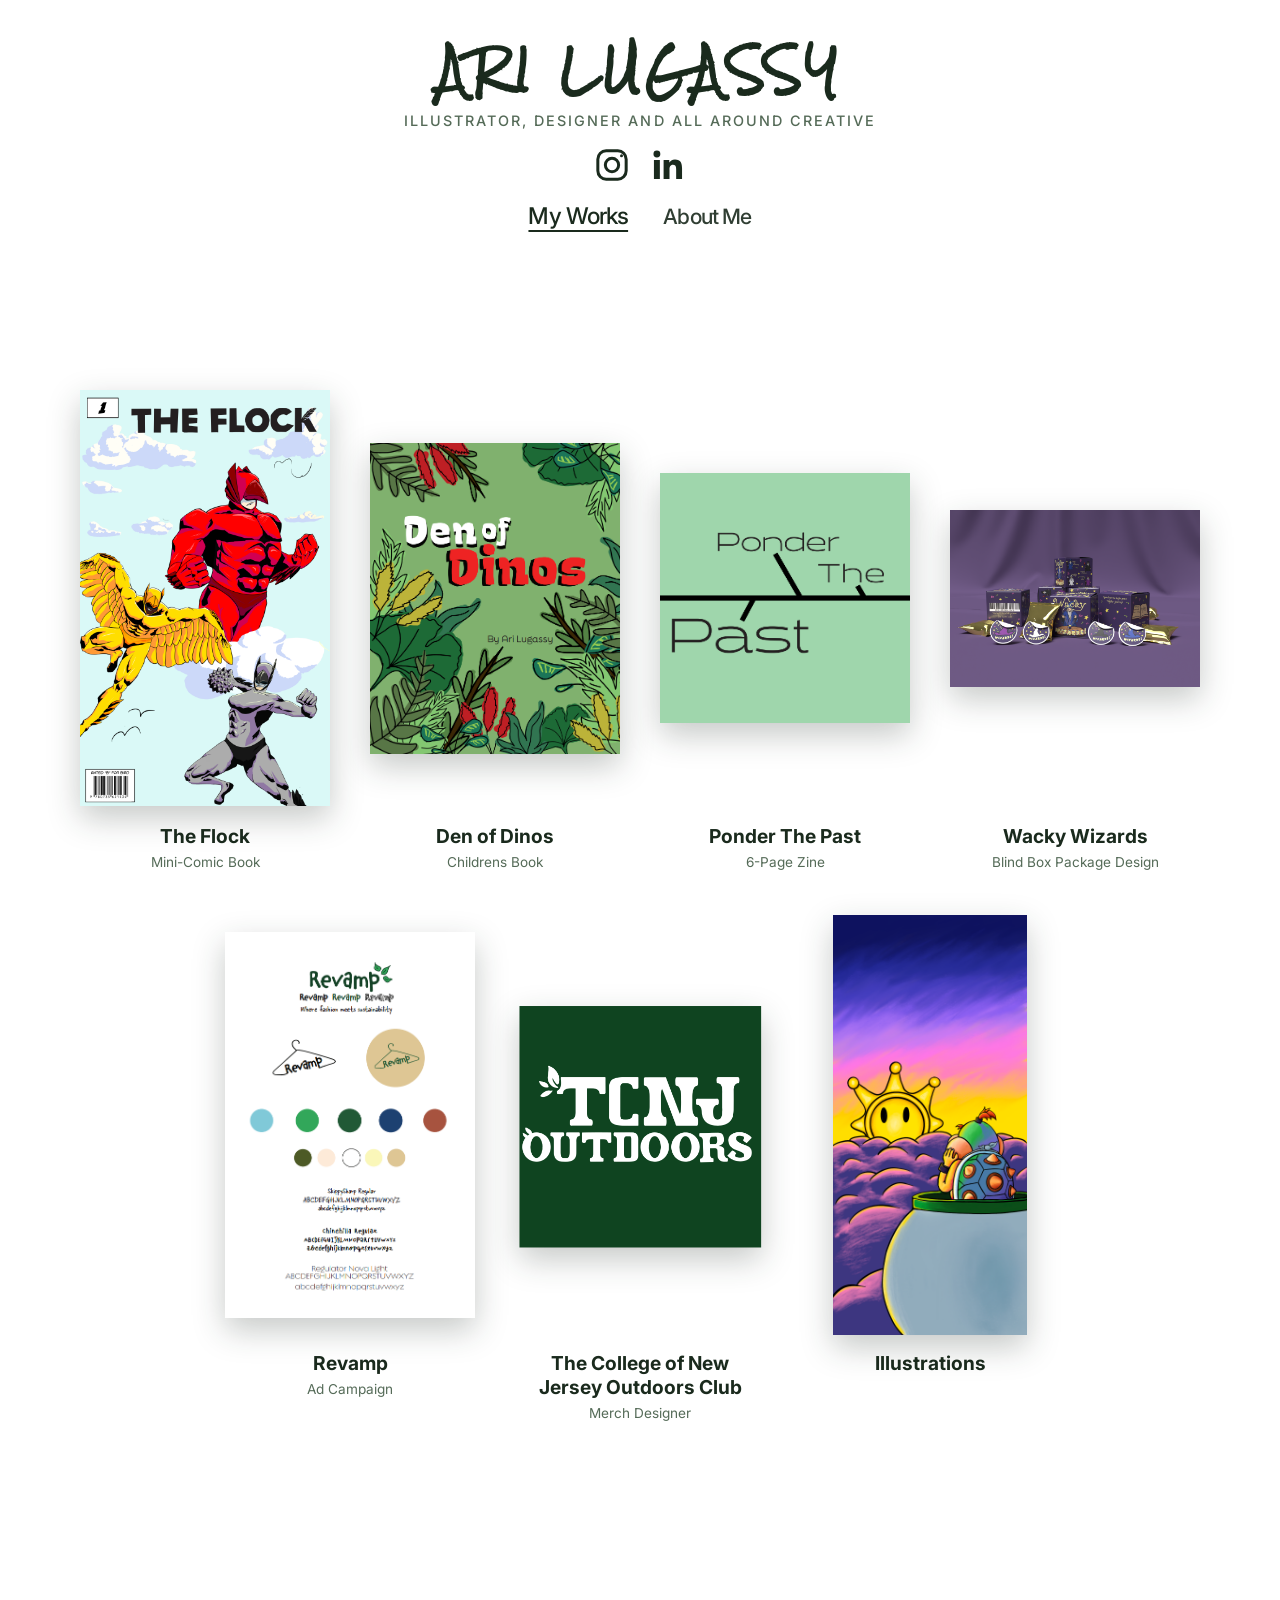
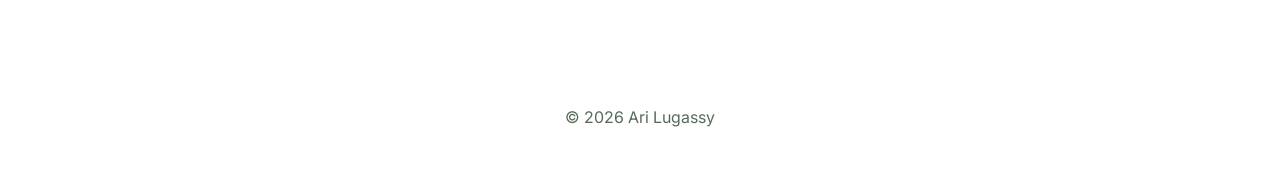
<file: index.html>
<!DOCTYPE html>
<html lang="en">
<head>
  <meta charset="UTF-8" />
  <meta name="viewport" content="width=device-width, initial-scale=1.0" />
  <title>Ari Lugassy | Portfolio</title>
  <link rel="preconnect" href="https://fonts.googleapis.com">
  <link rel="preconnect" href="https://fonts.gstatic.com" crossorigin>
  <link href="https://fonts.googleapis.com/css2?family=Cormorant+Garamond:wght@500;600;700&family=Inter:wght@400;500;600;700&family=Cormorant+Infant:wght@400;500;600;700&family=Rock+Salt&display=swap" rel="stylesheet">
  <link rel="stylesheet" href="styles.css?v=2" />
</head>
<body>
  <main>
    <section class="hero" id="home">
      <div class="container hero-content">
        <h1 class="hero-heading">ARI LUGASSY</h1>
        <p class="hero-subtitle">Illustrator, Designer and All Around Creative</p>
        <div class="social-icons" aria-label="Social media">
          <a href="https://www.instagram.com/re_art5000?stkn=dDQ0amU3bGFodW8w&utm_source=qr" target="_blank" rel="noopener noreferrer" aria-label="Instagram">
            <svg viewBox="0 0 24 24" aria-hidden="true">
              <rect x="3.5" y="3.5" width="17" height="17" rx="5" />
              <circle cx="12" cy="12" r="4" />
              <circle cx="17.7" cy="6.5" r="0.9" class="social-icon-dot" />
            </svg>
          </a>
          <a href="https://www.linkedin.com/in/ari-lugassy-a45363339/" target="_blank" rel="noopener noreferrer" aria-label="LinkedIn">
            <svg viewBox="0 0 24 24" aria-hidden="true">
              <path d="M20.45 20.45h-3.55v-5.57c0-1.33-.03-3.04-1.85-3.04-1.85 0-2.14 1.44-2.14 2.94v5.67H9.36V9h3.41v1.56h.05c.47-.9 1.63-1.85 3.36-1.85 3.59 0 4.25 2.36 4.25 5.44v6.3zM5.34 7.43a2.06 2.06 0 1 1 0-4.12 2.06 2.06 0 0 1 0 4.12zM3.56 9h3.56v11.45H3.56z" />
            </svg>
          </a>
        </div>
        <div class="nav-labels" aria-label="Portfolio sections">
          <a href="#works" class="works-label is-active">My Works</a>
          <a href="about.html" class="about-label">About Me</a>
        </div>
      </div>
    </section>

    <section class="section section-alt" id="works">
      <div class="container">
        <div class="works-grid">
          <article class="work-slot" data-project="0">
            <button class="work-preview work-preview-flock" type="button" aria-label="Open project gallery for The Flock">
              <img src="Works/The Flock/FlockCoverImage.png" alt="The Flock cover preview" />
            </button>
            <div class="work-info">
              <h3>The Flock</h3>
              <p class="work-subtitle">Mini-Comic Book</p>
            </div>
          </article>
          <article class="work-slot" data-project="1">
            <button class="work-preview" type="button" aria-label="Open project gallery for Den of Dinos">
              <img src="Works/Den Of Dinos/DenOfDinosCoverImg.png" alt="Den of Dinos cover artwork" />
            </button>
            <div class="work-info">
              <h3>Den of Dinos</h3>
              <p class="work-subtitle">Childrens Book</p>
            </div>
          </article>
          <article class="work-slot" data-project="2">
            <button class="work-preview" type="button" aria-label="Open project gallery for Ponder The Past">
              <img src="Works/PonderThePast/PonderThePast-CoverImg.png" alt="Ponder The Past cover" />
            </button>
            <div class="work-info">
              <h3>Ponder The Past</h3>
              <p class="work-subtitle">6-Page Zine</p>
            </div>
          </article>
          <article class="work-slot" data-project="3">
            <button class="work-preview" type="button" aria-label="Open project gallery for Wacky Wizards">
              <img src="Works/WackyWizards/Box-ModelHIgh.png" alt="Wacky Wizards cover" />
            </button>
            <div class="work-info">
              <h3>Wacky Wizards</h3>
              <p class="work-subtitle">Blind Box Package Design</p>
            </div>
          </article>
          <article class="work-slot" data-project="4">
            <button class="work-preview" type="button" aria-label="Open project gallery for Revamp">
              <img src="Works/Revamp/RevampCoverimg.png" alt="Revamp cover" />
            </button>
            <div class="work-info">
              <h3>Revamp</h3>
              <p class="work-subtitle">Ad Campaign</p>
            </div>
          </article>
          <article class="work-slot" data-project="5">
            <button class="work-preview" type="button" aria-label="Open project gallery for The College of New Jersey Outdoors Club">
              <img src="Works/OutdoorsClub/tcnjoutdoors_green.png" alt="The College of New Jersey Outdoors Club cover" />
            </button>
            <div class="work-info">
              <h3>The College of New Jersey Outdoors Club</h3>
              <p class="work-subtitle">Merch Designer</p>
            </div>
          </article>
          <article class="work-slot" data-project="6">
            <button class="work-preview" type="button" aria-label="Open project gallery for Illustrations">
              <img src="Works/Illustrations/BowserJunior_Wallpeper.png" alt="Illustrations project cover" />
            </button>
            <div class="work-info">
              <h3>Illustrations</h3>
            </div>
          </article>
        </div>
      </div>
    </section>
  </main>

  <footer class="site-footer">
    <div class="container">
      <p>© 2026 Ari Lugassy</p>
    </div>
  </footer>

  <script src="script.js?v=3"></script>
</body>
</html>
</file>
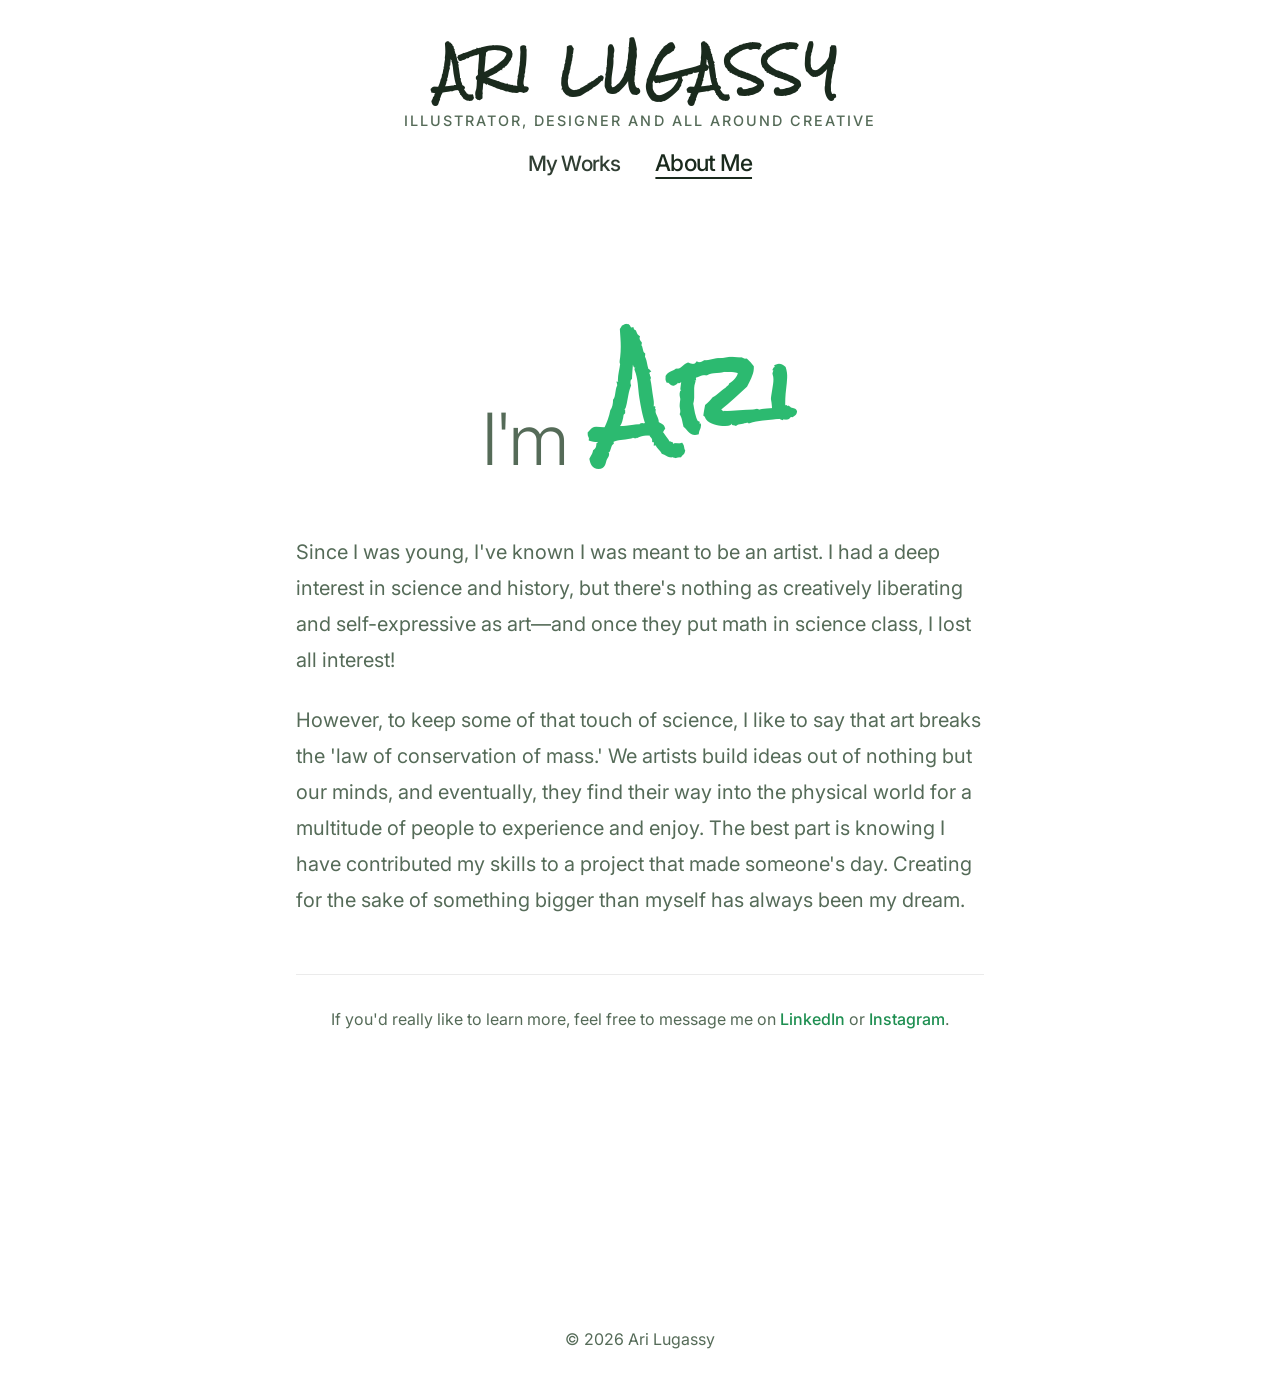
<file: about.html>
<!DOCTYPE html>
<html lang="en">
<head>
  <meta charset="UTF-8" />
  <meta name="viewport" content="width=device-width, initial-scale=1.0" />
  <title>About Me | Ari Lugassy</title>
  <link rel="preconnect" href="https://fonts.googleapis.com">
  <link rel="preconnect" href="https://fonts.gstatic.com" crossorigin>
  <link href="https://fonts.googleapis.com/css2?family=Cormorant+Garamond:wght@500;600;700&family=Inter:wght@400;500;600;700&family=Rock+Salt&display=swap" rel="stylesheet">
  <link rel="stylesheet" href="styles.css?v=2" />
</head>
<body>
  <main>
    <section class="hero" id="home">
      <div class="container hero-content">
        <h1 class="hero-heading">Ari Lugassy</h1>
        <p class="hero-subtitle">Illustrator, Designer and All Around Creative</p>
        <div class="nav-labels" aria-label="Portfolio sections">
          <a href="index.html#works" class="works-label">My Works</a>
          <a href="about.html" class="about-label is-active">About Me</a>
        </div>
      </div>
    </section>

    <section class="section section-alt">
      <div class="container">
        <div class="about-content">
          <h2 class="about-greeting">I'm <span class="large-ari">Ari</span></h2>
          <p class="about-text">
            Since I was young, I've known I was meant to be an artist. I had a deep interest in science and history, but there's nothing as creatively liberating and self-expressive as art—and once they put math in science class, I lost all interest!
          </p>
          <p class="about-text">
            However, to keep some of that touch of science, I like to say that art breaks the 'law of conservation of mass.' We artists build ideas out of nothing but our minds, and eventually, they find their way into the physical world for a multitude of people to experience and enjoy. The best part is knowing I have contributed my skills to a project that made someone's day. Creating for the sake of something bigger than myself has always been my dream.
          </p>
          <p class="about-cta">
            If you'd really like to learn more, feel free to message me on <a href="https://www.linkedin.com/in/ari-lugassy-a45363339/" target="_blank" rel="noopener noreferrer">LinkedIn</a> or <a href="https://www.instagram.com/re_art5000?stkn=dDQ0amU3bGFodW8w&utm_source=qr" target="_blank" rel="noopener noreferrer">Instagram</a>.
          </p>
        </div>
      </div>
    </section>
  </main>

  <footer class="site-footer">
    <div class="container">
      <p>© 2026 Ari Lugassy</p>
    </div>
  </footer>

  <script src="script.js?v=3"></script>
</body>
</html>
</file>
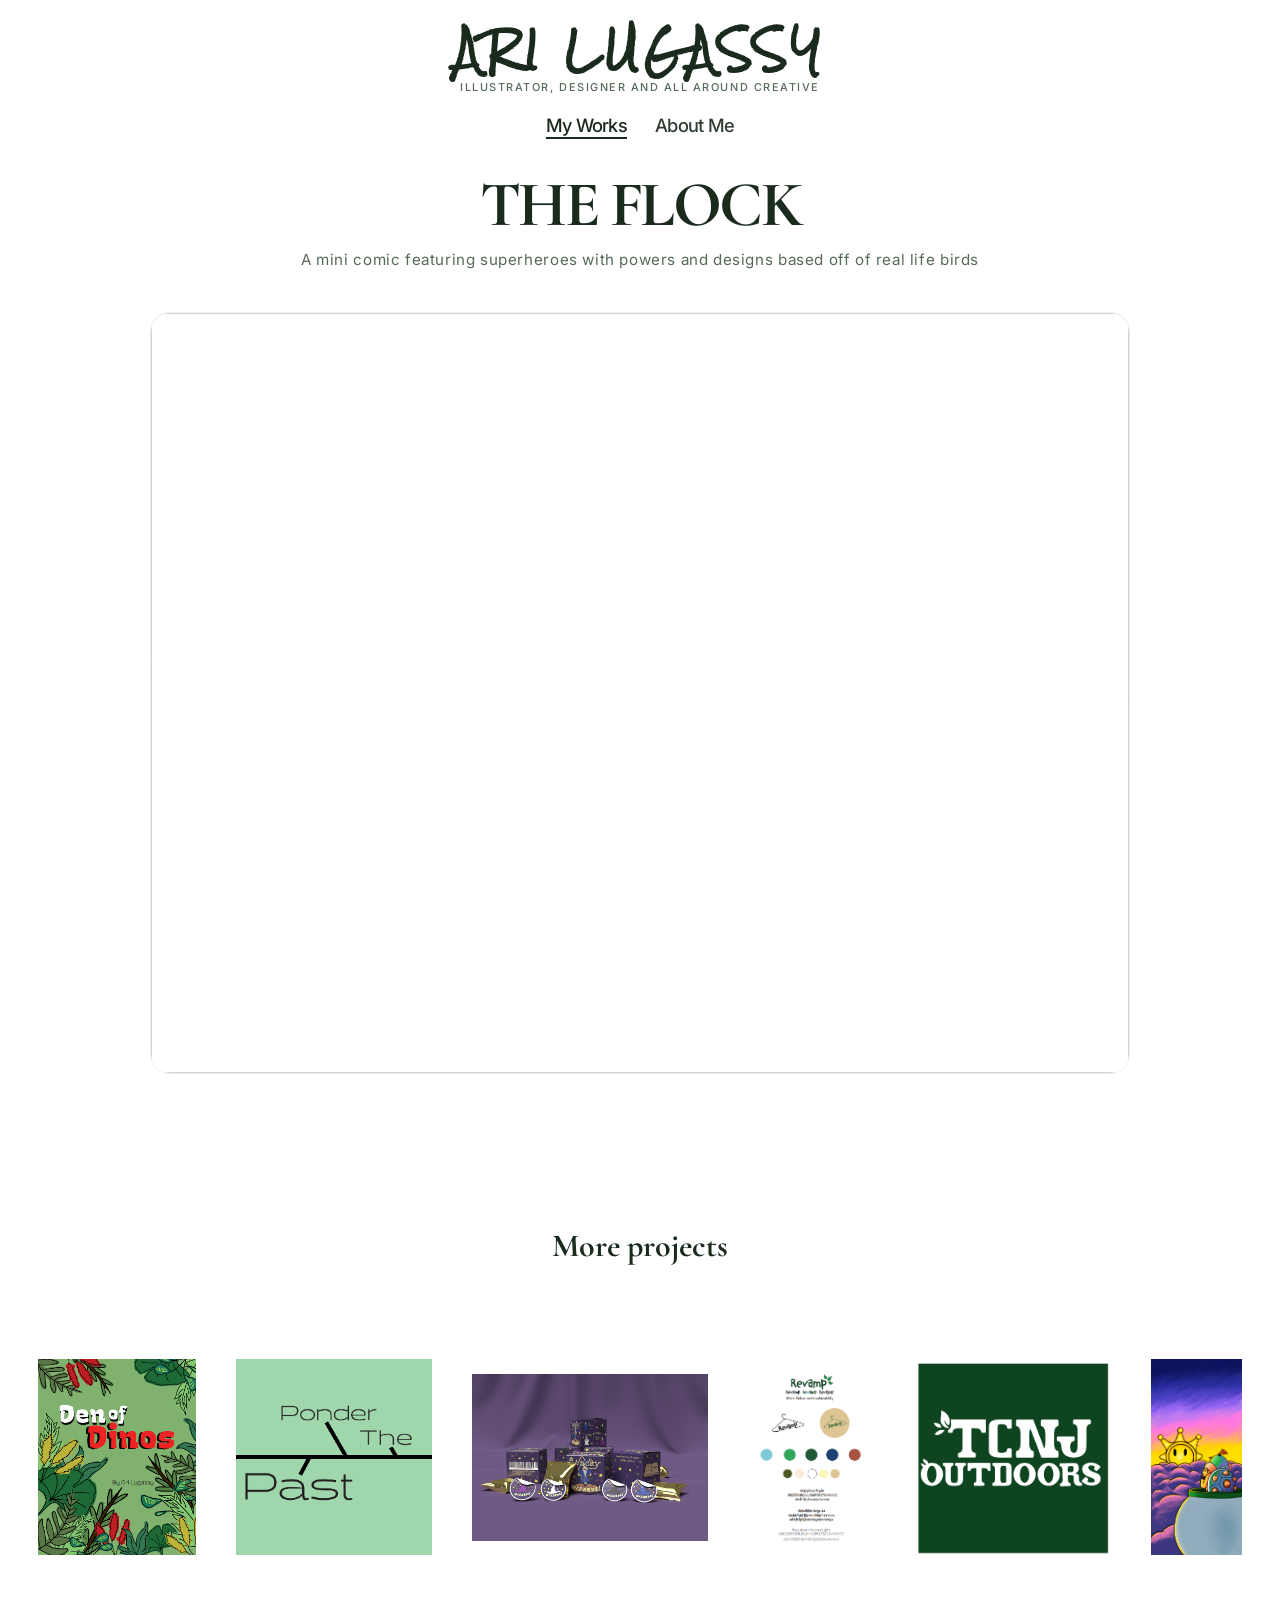
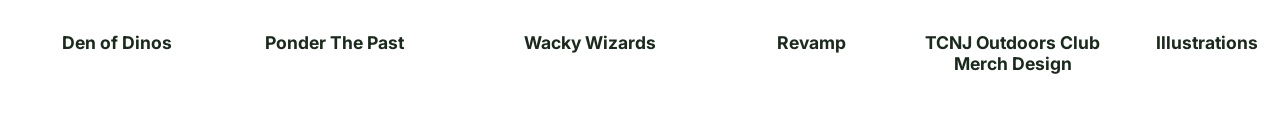
<file: project.html>
<!DOCTYPE html>
<html lang="en">
<head>
  <meta charset="UTF-8" />
  <meta name="viewport" content="width=device-width, initial-scale=1.0" />
  <title>Project | Ari Lugassy</title>
  <link rel="preconnect" href="https://fonts.googleapis.com">
  <link rel="preconnect" href="https://fonts.gstatic.com" crossorigin>
  <link href="https://fonts.googleapis.com/css2?family=Cormorant+Garamond:wght@500;600;700&family=Inter:wght@400;500;600;700&family=Cormorant+Infant:wght@400;500;600;700&family=Rock+Salt&display=swap" rel="stylesheet">
  <link rel="stylesheet" href="styles.css?v=5" />
</head>
<body class="project-page">
  <header class="hero" id="home">
    <div class="container hero-content">
      <h1 class="hero-heading">ARI LUGASSY</h1>
      <p class="hero-subtitle">Illustrator, Designer and All Around Creative</p>
      <div class="nav-labels" aria-label="Portfolio sections">
        <a href="index.html#works" class="works-label is-active">My Works</a>
        <a href="about.html" class="about-label">About Me</a>
      </div>
    </div>
  </header>

  <main class="project-shell">
    <div class="project-window">
      <div class="gallery-panel">
        <header class="project-info">
          <h1 id="projectTitle">Project Title</h1>
          <p id="projectDescription">Project description</p>
          <p class="project-subtext" id="projectSubtext" hidden></p>
          <p class="project-team-credit" id="projectTeamCredit" hidden></p>
        </header>

        <div class="project-image-list" id="projectImageList" aria-live="polite"></div>
      </div>

      <section class="project-recommendations" id="projectRecommendations" aria-labelledby="recommendationTitle" hidden>
        <h2 id="recommendationTitle">More projects</h2>
        <div class="recommendation-grid" id="recommendationGrid"></div>
      </section>
    </div>
  </main>

  <dialog class="project-lightbox" id="projectLightbox" aria-label="Expanded project image">
    <button class="project-lightbox-close" id="projectLightboxClose" type="button" aria-label="Close enlarged image">&times;</button>
    <img id="projectLightboxImage" alt="" />
  </dialog>

  <script src="script.js?v=4"></script>
</body>
</html>
</file>
<file: styles.css>
:root {
  color-scheme: light;
  --bg: #ffffff;
  --surface: #f7faf8;
  --surface-alt: #edf3ee;
  --text: #1a2a1d;
  --muted: #556b58;
  --accent: #2cba70;
  --accent-2: #1e8f51;
  --border: rgba(0, 0, 0, 0.08);
}

* {
  box-sizing: border-box;
}

html,
body {
  margin: 0;
  min-height: 100%;
  font-family: Inter, system-ui, -apple-system, BlinkMacSystemFont, "Segoe UI", sans-serif;
  background: #ffffff;
  color: var(--text);
}

img,
svg {
  max-width: 100%;
}

button,
a {
  font: inherit;
}

a {
  color: var(--accent);
  text-decoration: none;
}

.container {
  width: min(1120px, calc(100% - 2rem));
  margin: 0 auto;
}

.hero {
  padding: 3.2rem 0 4.5rem;
}

.hero-content {
  max-width: 1000px;
  margin: 0 auto;
  text-align: center;
}

.nav-labels {
  display: flex;
  justify-content: center;
  align-items: center;
  gap: 2.2rem;
  margin-top: 1.25rem;
}

.hero-subtitle {
  margin: 1.15rem auto 0;
  font-size: 0.9rem;
  line-height: 1.5;
  letter-spacing: 0.14em;
  text-transform: uppercase;
  color: var(--muted);
  font-weight: 500;
}

.social-icons {
  display: flex;
  justify-content: center;
  align-items: center;
  gap: 1rem;
  margin-top: 0.85rem;
  color: var(--text);
}

.social-icons span,
.social-icons a {
  display: inline-flex;
  color: inherit;
  text-decoration: none;
  transition: transform 0.25s ease, opacity 0.25s ease, color 0.25s ease, filter 0.25s ease;
}

.social-icons a:hover {
  opacity: 1;
  color: var(--accent-2);
  filter: drop-shadow(0 0 14px rgba(44, 186, 112, 0.55));
  transform: scale(1.04);
}

.social-icons svg {
  display: block;
  width: 2.5rem;
  height: 2.5rem;
}

.social-icons span:first-child svg,
.social-icons a:first-child svg {
  fill: none;
  stroke: currentColor;
  stroke-width: 1.8;
}

.social-icons .social-icon-dot {
  fill: currentColor;
  stroke: none;
}

.social-icons span:last-child svg,
.social-icons a:last-child svg {
  fill: currentColor;
}

h1 {
  font-size: clamp(2.6rem, 3.5vw, 4.5rem);
  line-height: 0.98;
  font-family: "Cormorant Infant", Georgia, serif;
  letter-spacing: 0.01em;
  text-transform: uppercase;
}

.nav-labels a {
  font-size: clamp(1rem, 1.65vw, 1.55rem);
  line-height: 1;
  letter-spacing: -0.04em;
  font-weight: 500;
  color: var(--text);
  text-decoration: none;
  transition: transform 0.25s ease, text-decoration-color 0.25s ease, font-size 0.25s ease, opacity 0.25s ease, color 0.25s ease, text-shadow 0.25s ease;
  opacity: 0.9;
}

.nav-labels a.is-active {
  text-decoration: underline;
  text-decoration-thickness: 1.5px;
  text-underline-offset: 0.28em;
  font-size: clamp(1.05rem, 1.8vw, 1.65rem);
  opacity: 1;
}

.nav-labels a:hover {
  opacity: 1;
  color: var(--accent-2);
  text-shadow: 0 0 14px rgba(44, 186, 112, 0.55);
  transform: scale(1.04);
}

.nav-labels a.about-label:hover {
  font-size: clamp(1.05rem, 1.8vw, 1.65rem);
}

.about-placeholder {
  min-height: 0;
}

.eyebrow {
  text-transform: uppercase;
  letter-spacing: 0.24em;
  color: var(--accent);
  font-size: 0.78rem;
  margin-bottom: 1rem;
}

h1,
h2,
h3 {
  margin: 0;
}

h1 {
  font-size: clamp(2.6rem, 3.5vw, 4.5rem);
  line-height: 0.98;
}

h1 span {
  color: var(--accent);
}

p {
  color: var(--muted);
  line-height: 1.75;
}

.button {
  display: inline-flex;
  align-items: center;
  justify-content: center;
  padding: 0.95rem 1.55rem;
  border-radius: 999px;
  background: linear-gradient(135deg, var(--accent), var(--accent-2));
  color: #ffffff;
  font-weight: 700;
  border: none;
  box-shadow: 0 18px 40px rgba(44, 186, 112, 0.18);
  margin-top: 1.75rem;
}


.button-secondary {
  background: rgba(255, 255, 255, 0.06);
  color: var(--text);
  border: 1px solid rgba(255, 255, 255, 0.08);
}

.section {
  padding: 5.5rem 0 4.5rem;
}

.section-alt {
  background: #ffffff;
}

.section-header {
  max-width: 720px;
  margin-bottom: 1.4rem;
}

.cards,
.project-list {
  display: grid;
  gap: 1.5rem;
}

.card,
.project-card {
  padding: 1.75rem;
  border: 1px solid var(--border);
  border-radius: 24px;
  background: rgba(255, 255, 255, 0.03);
}

.card h3,
.project-card h3 {
  margin-bottom: 0.95rem;
}

.works-grid {
  display: grid;
  grid-template-columns: repeat(4, minmax(0, 1fr));
  gap: 2.5rem;
}

@media (min-width: 1151px) {
  .works-grid {
    display: flex;
    flex-wrap: wrap;
    justify-content: center;
  }

  .works-grid > .work-slot {
    flex: 0 1 calc((100% - 7.5rem) / 4);
  }
}

@media (max-width: 1150px) {
  .works-grid {
    grid-template-columns: repeat(2, minmax(0, 1fr));
  }
}

@media (max-width: 720px) {
  .works-grid {
    grid-template-columns: minmax(0, 1fr);
    width: min(100%, 560px);
    margin-inline: auto;
    justify-items: center;
  }
}

.work-slot,
.work-slot * {
  box-shadow: none !important;
  text-shadow: none !important;
  filter: none !important;
}

.work-slot {
  min-width: 0;
  background: transparent !important;
  border: none !important;
  border-radius: 0 !important;
  overflow: visible;
  transition: transform 0.25s ease;
  box-shadow: none !important;
  transform: none !important;
}

.work-slot:hover {
  transform: scale(1.02) !important;
  border-color: var(--border) !important;
}

.work-preview {
  aspect-ratio: 16 / 10;
  background: transparent;
  display: flex;
  align-items: center;
  justify-content: center;
  border: none;
  border-bottom: none;
  outline: none;
  appearance: none;
  -webkit-appearance: none;
  position: relative;
  padding: 0;
  transition: transform 0.25s ease, box-shadow 0.25s ease;
  transform-origin: center;
}

.work-slot:hover .work-preview {
  transform: scale(1.02);
}

.slot-placeholder {
  font-size: 0.9rem;
  font-weight: 500;
  color: var(--muted);
}

.work-slot-placeholder {
  cursor: default;
}

.work-slot-placeholder:hover {
  transform: none !important;
}

.placeholder-preview,
.work-slot-placeholder:hover .work-preview {
  transform: none !important;
}

.placeholder-preview {
  border: 1px dashed rgba(26, 42, 29, 0.2);
  background: var(--surface);
  color: var(--muted);
  font-size: 0.9rem;
}

.work-info {
  padding: 1rem 0.5rem 0;
  text-align: center;
}

.work-info h3 {
  margin: 0;
  font-size: 1.2rem;
}

.work-info p {
  display: none;
  margin: 0;
  font-size: 0.95rem;
  color: var(--muted);
}

.work-info .work-subtitle {
  display: block;
  margin-top: 0.2rem;
  font-size: 0.85rem;
}

.hero-heading {
  font-family: 'Rock Salt', cursive;
  font-weight: 600;
  letter-spacing: 0.12em;
  font-size: clamp(1.75rem, 4vw, 2.75rem);
  margin: 0;
  line-height: 0.92;
  color: var(--text);
  white-space: nowrap;
}

.contact-section {
  display: flex;
  align-items: flex-start;
  justify-content: space-between;
  gap: 2rem;
}

.site-footer {
  margin-top: 10rem;
  padding: 1.75rem 0;
  border-top: 1px solid rgba(255, 255, 255, 0.04);
  text-align: center;
}

.project-page {
  min-height: 100vh;
  background: #ffffff;
}

.project-page .hero {
  padding: 2rem 0 2.5rem;
}

.project-page .hero-heading {
  font-size: 2.5rem;
}

.project-page .hero-subtitle {
  margin-top: 0.65rem;
  font-size: 0.68rem;
}

.project-page .nav-labels {
  gap: 1.75rem;
  margin-top: 1.25rem;
}

.project-page .nav-labels a,
.project-page .nav-labels a.is-active,
.project-page .nav-labels a.about-label:hover {
  font-size: 1.15rem;
}

.project-shell {
  min-height: 100vh;
  display: flex;
  align-items: flex-start;
  justify-content: center;
  padding: 0 1rem 2rem;
  background: #ffffff;
}

.project-window {
  width: min(100%, 1500px);
  margin: 0 auto;
  background: #ffffff;
}

.project-caption {
  color: var(--accent);
  font-size: 0.72rem;
  font-weight: 700;
  letter-spacing: 0.18em;
  text-transform: uppercase;
}

.project-info {
  width: 100%;
  margin-top: 0;
  margin-bottom: 1.5rem;
  text-align: center;
}

.project-kicker {
  margin: 0 0 0.7rem;
  color: var(--accent);
  font-size: 0.72rem;
  font-weight: 700;
  letter-spacing: 0.18em;
  text-transform: uppercase;
}

.project-info h1 {
  margin: 0 auto 0.7rem auto;
  font-size: clamp(2.35rem, 5vw, 4.1rem);
  line-height: 0.96;
  letter-spacing: -0.04em;
  text-align: center;
}

.project-info p {
  margin: 0 auto;
  color: var(--muted);
  font-size: 0.95rem;
  line-height: 1.7;
  letter-spacing: 0.04em;
  text-transform: none;
  text-align: center;
}

.project-info .project-team-credit {
  margin-top: 0.4rem;
  font-size: 0.9rem;
}

.project-subtext {
  margin: 0.75rem auto 1.4rem auto;
  color: var(--muted);
  font-size: 1rem;
  line-height: 1.7;
  letter-spacing: 0.02em;
  text-align: center;
  max-width: 760px;
}

.gallery-panel,
.gallery-panel * {
  box-shadow: none !important;
  text-shadow: none !important;
  filter: none !important;
}

.gallery-panel {
  position: relative;
  z-index: 1;
  width: min(100%, 1500px);
  margin: 0 auto;
  display: flex !important;
  flex-direction: column !important;
  align-items: flex-start;
  gap: 1rem;
  background: transparent !important;
  background-color: transparent !important;
  background-image: none !important;
  border-radius: 0;
  padding: 0 0 1.5rem;
  box-shadow: none !important;
  border: none;
  transform: none !important;
}

.project-image-list {
  display: grid;
  gap: 1.1rem;
  width: 100%;
}

.project-image-list-two-column {
  grid-template-columns: repeat(2, minmax(0, 1fr));
}

@media (max-width: 720px) {
  .project-image-list-two-column {
    grid-template-columns: 1fr;
  }
}

.project-image-card {
  margin: 0;
  overflow: hidden;
  border-radius: 20px;
  border: none;
  background: #f8faf8;
  box-shadow: 0 18px 40px rgba(17, 28, 20, 0.04);
}

.project-embed-card {
  background: linear-gradient(180deg, rgba(246, 249, 247, 0.9), rgba(255, 255, 255, 1));
  border: 1px solid rgba(0, 0, 0, 0.06);
}

.project-image-card iframe {
  display: block;
  width: 100%;
  height: 760px;
  border: 0;
  background: #ffffff;
}

.project-embed-large iframe {
  height: 760px;
}

.project-image-card img {
  display: block;
  width: 100%;
  max-height: 72vh;
  object-fit: contain;
  background: #ffffff;
  cursor: zoom-in;
}

.project-image-card img:focus-visible {
  outline: 3px solid var(--accent-2);
  outline-offset: 3px;
}

.project-lightbox {
  position: fixed;
  width: min(92vw, 1300px);
  max-width: none;
  max-height: 92vh;
  padding: 3.5rem 1rem 1rem;
  overflow: visible;
  border: 0;
  background: transparent;
}

.project-lightbox::backdrop {
  background: rgba(12, 17, 14, 0.82);
}

.project-lightbox img {
  display: block;
  width: auto;
  height: auto;
  max-width: 100%;
  max-height: calc(92vh - 4.5rem);
  margin: auto;
  object-fit: contain;
  box-shadow: 0 20px 60px rgba(0, 0, 0, 0.35);
}

.project-lightbox-close {
  position: absolute;
  top: 0.5rem;
  right: 0.5rem;
  display: inline-flex;
  align-items: center;
  justify-content: center;
  width: 44px;
  height: 44px;
  padding: 0;
  border: 1px solid rgba(255, 255, 255, 0.55);
  border-radius: 4px;
  color: #ffffff;
  background: rgba(0, 0, 0, 0.25);
  font-size: 1.6rem;
  cursor: pointer;
}

.project-lightbox-close:focus-visible {
  outline: 2px solid #ffffff;
  outline-offset: 3px;
}

.project-image-card-compact {
  width: min(100%, 560px);
  margin-inline: auto;
  border: 1px solid rgba(26, 42, 29, 0.18);
  box-shadow: 0 10px 28px rgba(0, 0, 0, 0.3) !important;
}

.project-image-card-compact img {
  max-height: 50vh;
}

.project-image-section {
  grid-column: 1 / -1;
  width: 100%;
  margin-top: 4rem;
}

.project-image-section h2 {
  margin: 0 0 1.75rem;
  text-align: center;
  font-family: "Cormorant Garamond", Georgia, serif;
  font-size: 2rem;
}

.project-poster-grid {
  display: grid;
  grid-template-columns: repeat(3, minmax(0, 1fr));
  align-items: start;
  gap: clamp(0.35rem, 1.5vw, 1.5rem);
}

.poster-carousel-controls {
  display: none;
}

.project-poster-card {
  overflow: visible;
  border: 0;
  border-radius: 0;
  background: transparent;
}

.project-poster-card img {
  width: 100%;
  height: auto;
  max-height: none;
  object-fit: contain;
}

.project-image-section-always-carousel .poster-carousel {
  position: relative;
  width: min(100%, 560px, 72vh);
  aspect-ratio: 1;
  margin-inline: auto;
  overflow: hidden;
  touch-action: pan-y;
  box-shadow: 0 12px 26px rgba(17, 28, 20, 0.24) !important;
}

.project-image-section-always-carousel {
  display: grid;
  grid-template-columns: repeat(3, minmax(0, 1fr));
  align-items: start;
  column-gap: clamp(1rem, 4vw, 3rem);
}

.project-image-section-always-carousel > h2 {
  grid-column: 1 / -1;
}

.instagram-carousel-column {
  min-width: 0;
}

.project-image-section-always-carousel .project-poster-grid {
  display: block;
  width: 100%;
  height: 100%;
}

.project-image-section-always-carousel .project-poster-card,
.project-image-section-always-carousel .poster-carousel-slide {
  width: 100%;
  height: 100%;
}

.project-image-section-always-carousel .poster-carousel-slide {
  display: none;
}

.project-image-section-always-carousel .poster-carousel-slide.is-active,
.project-image-section-always-carousel .poster-carousel-slide.is-leaving,
.project-image-section-always-carousel .poster-carousel-slide.is-entering {
  display: block;
}

.project-image-section-always-carousel .project-poster-card img {
  width: 100%;
  height: 100%;
  max-height: none;
  object-fit: contain;
}

.project-image-section-always-carousel .poster-carousel-controls {
  display: flex;
  align-items: center;
  justify-content: center;
  gap: 1.5rem;
  width: min(100%, 560px, 72vh);
  margin: 1rem auto 0;
}

.project-image-section-always-carousel .poster-carousel-arrow {
  display: inline-flex;
  align-items: center;
  justify-content: center;
  width: 44px;
  height: 44px;
  padding: 0;
  color: var(--text);
  background: #ffffff;
  border: 1px solid var(--border);
  border-radius: 4px;
  font-size: 1.25rem;
  cursor: pointer;
}

.project-image-section-always-carousel .poster-carousel-arrow:focus-visible {
  outline: 2px solid var(--accent-2);
  outline-offset: 3px;
}

.poster-carousel-arrow {
  transition: transform 0.25s ease, color 0.25s ease, background-color 0.25s ease, border-color 0.25s ease, box-shadow 0.25s ease, text-shadow 0.25s ease;
}

.poster-carousel-arrow:hover {
  color: var(--accent-2);
  background: rgba(44, 186, 112, 0.12);
  border-color: var(--accent-2);
  text-shadow: 0 0 14px rgba(44, 186, 112, 0.55);
  transform: translateY(-2px) scale(1.06);
  box-shadow: 0 5px 14px rgba(44, 186, 112, 0.2);
}

.gallery-panel .poster-carousel-arrow:hover {
  text-shadow: 0 0 14px rgba(44, 186, 112, 0.55) !important;
  box-shadow: 0 5px 14px rgba(44, 186, 112, 0.2) !important;
}

.poster-carousel-arrow:active {
  transform: scale(0.96);
}

.project-image-section-always-carousel .poster-carousel-status {
  min-width: 3.5rem;
  color: var(--muted);
  font-size: 0.9rem;
  text-align: center;
}

.project-image-section-always-carousel .poster-carousel-slide.is-leaving {
  position: relative;
}

.project-image-section-always-carousel .poster-carousel-slide.is-entering {
  z-index: 1;
}

.project-image-section-always-carousel .poster-carousel-slide.move-next.is-entering {
  animation: instagram-slide-enter-from-right 0.32s cubic-bezier(0.22, 0.68, 0, 1) both;
}

.project-image-section-always-carousel .poster-carousel-slide.move-next.is-leaving {
  animation: instagram-slide-exit-to-left 0.32s cubic-bezier(0.22, 0.68, 0, 1) both;
}

.project-image-section-always-carousel .poster-carousel-slide.move-previous.is-entering {
  animation: instagram-slide-enter-from-left 0.32s cubic-bezier(0.22, 0.68, 0, 1) both;
}

.project-image-section-always-carousel .poster-carousel-slide.move-previous.is-leaving {
  animation: instagram-slide-exit-to-right 0.32s cubic-bezier(0.22, 0.68, 0, 1) both;
}

@keyframes instagram-slide-enter-from-right {
  from { transform: translateX(100%); }
  to { transform: translateX(0); }
}

@keyframes instagram-slide-exit-to-left {
  from { transform: translateX(0); }
  to { transform: translateX(-100%); }
}

@keyframes instagram-slide-enter-from-left {
  from { transform: translateX(-100%); }
  to { transform: translateX(0); }
}

@keyframes instagram-slide-exit-to-right {
  from { transform: translateX(0); }
  to { transform: translateX(100%); }
}

@media (min-width: 721px) {
  .project-poster-card img {
    box-shadow: 0 4px 14px rgba(26, 42, 29, 0.16) !important;
  }

  .project-image-section-hats .project-poster-grid {
    gap: clamp(2rem, 5vw, 3.75rem);
  }

  .project-image-section-hats .project-poster-card img {
    width: 110%;
    max-width: none;
    margin-inline: -5%;
  }
}

.project-recommendations {
  width: 100%;
  margin: 8rem auto 2rem;
  padding: 0 1.4rem;
}

.project-recommendations h2 {
  margin: 0 0 2rem;
  text-align: center;
  font-family: "Cormorant Garamond", Georgia, serif;
  font-size: 2rem;
}

.recommendation-grid {
  display: flex;
  align-items: flex-start;
  justify-content: space-between;
  gap: 2.5rem;
}

.recommendation-card {
  min-width: 0;
  flex: 0 1 auto;
}

.recommendation-link {
  display: block;
  width: fit-content;
  max-width: 100%;
  margin: 0 auto;
  color: var(--text);
  text-decoration: none;
}

.recommendation-link:focus-visible {
  outline: 2px solid var(--accent-2);
  outline-offset: 4px;
}

.recommendation-preview {
  display: flex;
  align-items: center;
  justify-content: center;
  width: fit-content;
  max-width: min(30vw, 453px);
  height: 320px;
  margin: 0 auto;
}

.recommendation-preview img {
  display: block;
  width: auto;
  height: 100%;
  max-width: 100%;
  object-fit: contain;
  transition: transform 0.2s ease;
}

.recommendation-preview-placeholder {
  width: min(100%, 280px);
  padding: 1.5rem;
  border: 1px dashed rgba(26, 42, 29, 0.2);
  background: var(--surface);
  color: var(--muted);
  text-align: center;
}

.recommendation-link:hover .recommendation-preview img {
  transform: scale(1.02);
}

.recommendation-link h3 {
  padding: 0.9rem 0.3rem 0;
  text-align: center;
  font-size: 1.1rem;
}

.recommendation-link:hover h3 {
  color: var(--accent-2);
}

@media (max-width: 1150px) {
  .recommendation-grid {
    display: grid;
    grid-template-columns: repeat(2, minmax(0, 1fr));
  }

  .recommendation-link,
  .recommendation-preview {
    width: 100%;
    max-width: none;
  }

  .recommendation-preview img {
    width: 100%;
  }
}

@media (min-width: 721px) and (max-width: 1150px) {
  .recommendation-card:last-child:nth-child(odd) {
    grid-column: 1 / -1;
    width: calc((100% - 2.5rem) / 2);
    justify-self: center;
  }
}

@media (max-width: 720px) {
  .project-image-section-always-carousel {
    grid-template-columns: minmax(0, 1fr);
  }

  .project-image-section-always-carousel .instagram-carousel-column + .instagram-carousel-column {
    margin-top: 2rem;
  }

  .gallery-panel {
    padding: 1.1rem 0.9rem 1rem;
  }

  .project-recommendations {
    margin-top: 5rem;
    padding: 0 0.9rem;
  }

  .recommendation-grid {
    grid-template-columns: minmax(0, 1fr);
    width: min(100%, 560px);
    margin-inline: auto;
  }

  .recommendation-preview {
    height: min(320px, calc(100vw - 2rem));
  }

  .project-poster-grid {
    display: block;
    width: min(100%, 560px);
    margin-inline: auto;
  }

  .poster-carousel {
    position: relative;
    width: min(84%, 35vh, 450px);
    margin-inline: auto;
    overflow: hidden;
    touch-action: pan-y;
    box-shadow: 0 4px 14px rgba(26, 42, 29, 0.16) !important;
  }

  .project-image-section-hats .poster-carousel,
  .project-image-section-hats .poster-carousel-controls {
    width: min(92.4%, 38.5vh, 495px);
  }

  .poster-carousel-slide {
    display: none;
    width: 100%;
  }

  .poster-carousel-slide.is-active {
    display: block;
  }

  .poster-carousel-slide.is-leaving,
  .poster-carousel-slide.is-entering {
    display: block;
  }

  .poster-carousel-slide.is-leaving {
    position: relative;
  }

  .poster-carousel-slide.is-entering {
    z-index: 1;
  }

  .poster-carousel-slide.move-next.is-entering {
    animation: poster-enter-from-right 0.32s cubic-bezier(0.22, 0.68, 0, 1) both;
  }

  .poster-carousel-slide.move-next.is-leaving {
    animation: poster-exit-to-left 0.32s cubic-bezier(0.22, 0.68, 0, 1) both;
  }

  .poster-carousel-slide.move-previous.is-entering {
    animation: poster-enter-from-left 0.32s cubic-bezier(0.22, 0.68, 0, 1) both;
  }

  .poster-carousel-slide.move-previous.is-leaving {
    animation: poster-exit-to-right 0.32s cubic-bezier(0.22, 0.68, 0, 1) both;
  }

  @keyframes poster-enter-from-right {
    from { transform: translateX(100%); }
    to { transform: translateX(0); }
  }

  @keyframes poster-exit-to-left {
    from { transform: translateX(0); }
    to { transform: translateX(-100%); }
  }

  @keyframes poster-enter-from-left {
    from { transform: translateX(-100%); }
    to { transform: translateX(0); }
  }

  @keyframes poster-exit-to-right {
    from { transform: translateX(0); }
    to { transform: translateX(100%); }
  }

  .poster-carousel-controls {
    display: flex;
    align-items: center;
    justify-content: center;
    gap: 1.5rem;
    width: min(84%, 35vh, 450px);
    margin: 1rem auto 0;
  }

  .poster-carousel-arrow {
    display: inline-flex;
    align-items: center;
    justify-content: center;
    width: 44px;
    height: 44px;
    padding: 0;
    color: var(--text);
    background: #ffffff;
    border: 1px solid var(--border);
    border-radius: 4px;
    font-size: 1.25rem;
    cursor: pointer;
  }

  .poster-carousel-arrow:focus-visible {
    outline: 2px solid var(--accent-2);
    outline-offset: 3px;
  }

  .poster-carousel-status {
    min-width: 3.5rem;
    color: var(--muted);
    font-size: 0.9rem;
    text-align: center;
  }

  .project-meta {
    grid-template-columns: 1fr;
  }

  .project-image-card iframe {
    height: 540px;
  }

  .project-embed-large iframe {
    height: 620px;
  }
}

@media (max-width: 840px) {
  .contact-section {
    flex-direction: column;
    align-items: stretch;
  }
}

@media (max-width: 720px) {
  .hero-heading {
    font-size: clamp(1.05rem, 7vw, 1.75rem);
  }

  .hero-subtitle {
    font-size: 0.65rem;
  }

  .project-page .hero-heading {
    font-size: 2.3rem;
  }

  .nav-labels {
    flex-direction: column;
    gap: 0.8rem;
    margin-top: 1.5rem;
  }

  .project-page .nav-labels {
    gap: 0.8rem;
    margin-top: 1rem;
  }

  .header-inner {
    flex-wrap: wrap;
  }

  .nav-toggle {
    display: flex;
  }

  .site-nav {
    width: 100%;
    flex-direction: column;
    align-items: start;
    gap: 1rem;
    margin-top: 1rem;
    display: none;
  }

  .site-nav.active {
    display: flex;
  }

  .cards,
  .project-list {
    grid-template-columns: 1fr;
  }

  .gallery-panel {
    width: min(100%, 720px);
  }

  .gallery-stage img {
    width: min(90vw, 720px);
    max-height: 64vh;
  }

  .gallery-thumb {
    width: 64px;
    height: 64px;
  }
}

@media (min-width: 481px) and (max-width: 720px) {
  .nav-labels {
    flex-direction: row;
    gap: 1.5rem;
  }
}

.work-slot {
  cursor: pointer;
}

.work-slot-placeholder {
  cursor: default;
}

.work-preview {
  width: 100%;
  padding: 0;
  border: none;
  background: transparent;
  cursor: pointer;
  height: 420px;
}

.placeholder-preview {
  cursor: default;
}

.cover-art {
  width: 100%;
  height: 100%;
  min-height: 240px;
  display: flex;
  align-items: center;
  justify-content: center;
  overflow: hidden;
}

.work-preview object,
.work-preview embed {
  width: 100%;
  height: 100%;
  min-height: 240px;
  display: block;
  border: none;
  background: #ffffff;
}

.cover-flock {
  background:
    radial-gradient(circle at 20% 20%, rgba(255,255,255,0.35), transparent 18%),
    linear-gradient(135deg, #e9f4ec 0%, #bedfc6 32%, #7bbf8e 100%);
  position: relative;
}

.cover-flock::before,
.cover-flock::after {
  content: "";
  position: absolute;
  width: 120px;
  height: 120px;
  border-radius: 50% 50% 45% 55%;
  background: rgba(20, 75, 48, 0.16);
  top: 18%;
}

.cover-flock::before {
  left: 18%;
  transform: rotate(-22deg);
}

.cover-flock::after {
  right: 18%;
  transform: rotate(22deg);
}

.cover-flock span {
  position: relative;
  z-index: 1;
  font-family: 'Grenze', serif;
  font-size: clamp(2.2rem, 4vw, 3.2rem);
  letter-spacing: 0.12em;
  color: #173d2d;
  text-transform: uppercase;
  text-align: center;
}

.work-preview img {
  width: 100%;
  height: 100%;
  object-fit: contain;
  display: block;
  border: none;
  outline: none;
  background: transparent;
}

.work-preview img {
  filter: drop-shadow(0 12px 16px rgba(17, 28, 20, 0.24)) !important;
}

.work-slot:hover .work-preview img {
  transform: scale(1.02);
}

@media (max-width: 720px) {
  .work-preview {
    height: min(420px, calc(100vw - 2rem));
  }
}

.gallery-panel {
  display: flex;
  flex-direction: column;
  align-items: center;
  gap: 1rem;
  width: min(100%, 980px);
}

.gallery-stage {
  width: 100%;
  background: rgba(255, 255, 255, 0.95);
  border-radius: 24px;
  padding: 1rem;
  box-shadow: 0 30px 90px rgba(0, 0, 0, 0.35);
}

.gallery-stage img {
  width: min(82vw, 860px);
  max-height: 72vh;
  object-fit: contain;
  border-radius: 16px;
  display: block;
  margin: 0 auto;
}

.gallery-reel {
  display: flex;
  justify-content: center;
  flex-wrap: wrap;
  gap: 0.75rem;
  width: 100%;
}

.gallery-thumb {
  width: 76px;
  height: 76px;
  padding: 0;
  border: 2px solid transparent;
  border-radius: 12px;
  overflow: hidden;
  background: rgba(255, 255, 255, 0.9);
  cursor: pointer;
  box-shadow: 0 10px 24px rgba(0, 0, 0, 0.16);
}

.gallery-thumb img {
  width: 100%;
  height: 100%;
  object-fit: cover;
  display: block;
}

.gallery-thumb.active {
  border-color: var(--accent);
  transform: translateY(-2px);
}

.gallery-close {
  position: absolute;
  top: -0.75rem;
  right: -0.75rem;
  border: none;
  background: rgba(255, 255, 255, 0.95);
  color: var(--text);
  width: 48px;
  height: 48px;
  border-radius: 999px;
  cursor: pointer;
  font-size: 1.4rem;
  box-shadow: 0 8px 24px rgba(0, 0, 0, 0.2);
  z-index: 2;
}

@media (max-width: 720px) {
  .gallery-stage img {
    width: min(90vw, 720px);
    max-height: 64vh;
  }

  .gallery-thumb {
    width: 64px;
    height: 64px;
  }
}

.gallery-modal {
  position: fixed;
  inset: 0;
  display: none;
  align-items: center;
  justify-content: center;
  z-index: 40;
  padding: 1.5rem;
}

.gallery-modal.open {
  display: flex;
}

.gallery-backdrop {
  position: absolute;
  inset: 0;
  background: rgba(5, 10, 14, 0.8);
  backdrop-filter: blur(8px);
}

.gallery-panel {
  position: relative;
  z-index: 1;
  width: min(100%, 980px);
  display: grid;
  grid-template-columns: auto 1fr auto;
  align-items: center;
  gap: 1rem;
}

.gallery-stage {
  background: rgba(255, 255, 255, 0.95);
  border-radius: 24px;
  padding: 1rem;
  box-shadow: 0 30px 90px rgba(0, 0, 0, 0.35);
}

.gallery-stage img {
  width: min(82vw, 860px);
  max-height: 78vh;
  object-fit: contain;
  border-radius: 16px;
  display: block;
}

.gallery-close,
.gallery-nav {
  border: none;
  background: rgba(255, 255, 255, 0.9);
  color: var(--text);
  width: 48px;
  height: 48px;
  border-radius: 999px;
  cursor: pointer;
  font-size: 1.4rem;
  box-shadow: 0 8px 24px rgba(0, 0, 0, 0.2);
}

.gallery-close {
  position: absolute;
  top: -0.75rem;
  right: -0.75rem;
  z-index: 2;
}

.gallery-nav {
  font-size: 1.2rem;
}

@media (max-width: 720px) {
  .gallery-panel {
    grid-template-columns: 1fr;
  }

  .gallery-nav-prev,
  .gallery-nav-next {
    position: absolute;
    bottom: 1rem;
  }

  .gallery-nav-prev {
    left: 1rem;
  }

  .gallery-nav-next {
    right: 1rem;
  }

  .gallery-stage img {
    width: min(90vw, 720px);
    max-height: 70vh;
  }
}

/* About Page Custom Styles */
.about-content {
  max-width: 720px;
  margin: 0 auto;
  padding: 0 1rem;
}

.about-greeting {
  font-family: Inter, system-ui, -apple-system, BlinkMacSystemFont, "Segoe UI", sans-serif;
  font-size: clamp(2.5rem, 6vw, 4.5rem);
  font-weight: 300;
  color: var(--muted);
  line-height: 1.1;
  margin: 0 0 3.5rem;
  letter-spacing: -0.03em;
  text-align: center;
}

.about-greeting .large-ari {
  font-family: 'Rock Salt', cursive;
  font-size: clamp(3.2rem, 9vw, 6.2rem);
  font-weight: 600;
  color: var(--accent);
  display: inline-block;
  margin-left: 1.25rem;
  letter-spacing: 0.02em;
  vertical-align: 0.35em;
}

.about-text {
  font-family: Inter, system-ui, sans-serif;
  font-size: clamp(1.05rem, 2vw, 1.25rem);
  line-height: 1.8;
  color: var(--muted);
  font-weight: 400;
  margin: 0 0 1.5rem;
}

.about-text:last-child {
  margin-bottom: 0;
}

.about-cta {
  font-family: Inter, system-ui, sans-serif;
  font-size: clamp(0.85rem, 1.5vw, 1rem);
  line-height: 1.6;
  color: var(--muted);
  margin-top: 3.5rem;
  border-top: 1px solid var(--border);
  padding-top: 2rem;
  text-align: center;
}

.about-cta a {
  color: var(--accent-2);
  font-weight: 500;
  border-bottom: 1px solid transparent;
  transition: border-color 0.2s ease, color 0.2s ease;
}

.about-cta a:hover {
  color: var(--accent);
  border-bottom-color: var(--accent);
}
</file>
